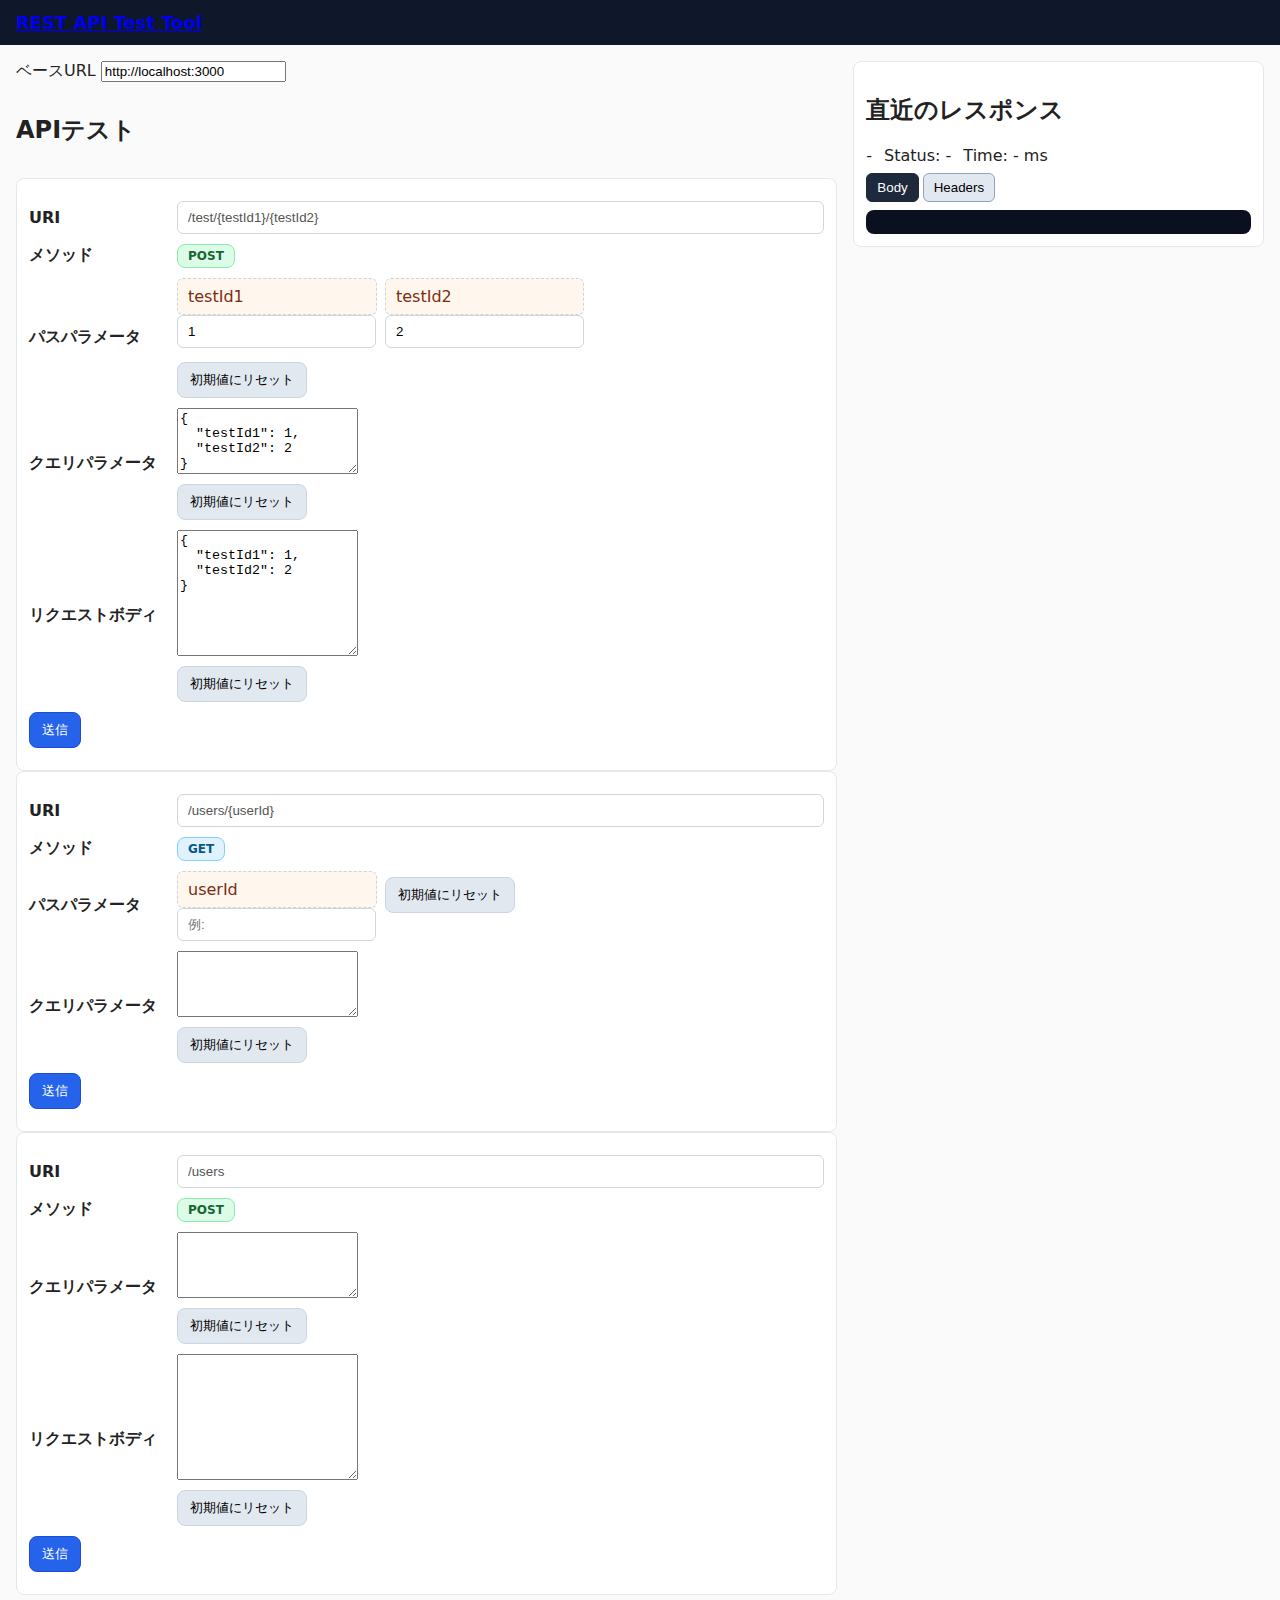
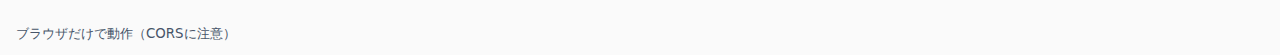
<file: index.html>
<!DOCTYPE html>
<html lang="ja">

<head>
  <meta charset="utf-8">
  <meta name="viewport" content="width=device-width, initial-scale=1">
  <title>REST API Test Tool</title>
  <link rel="stylesheet" href="style.css">
  <script src="lib/js-yml.min.js"></script>
  <script defer src="app.js"></script>
  <!-- 構造データとデフォルトテストデータの指定を確認すること -->
  <script src="ifdocument/ifdoc.js"></script>
  <script src="defaultsData/data.js"></script>
  <script>
    const openapiJson = jsyaml.load(getIfdoc());
	console.log(openapiJson);

    // YAMLファイルを取り込んでJSON化する場合
    // async function loadYamlAsJson(url) {
    //  const text = await (await fetch(url)).text();
    //  const data = jsyaml.load(text);            // 1ドキュメント想定
    //  return JSON.stringify(data, null, 2);      // JSON文字列に
    // }
  </script>
</head>

<body>
  <header class="app-header" id="top">
    <a href="_index.html">
      <h1>REST API Test Tool</h1>
    </a>
    <!-- <a href="#top">↑ top</a> -->
  </header>

  <main class="container">
    <section class="left-column">
      <div class="row">
        <label for="baseUrl">ベースURL</label>
        <!-- <input id="baseUrl" type="text" value="https://api.restful-api.dev" placeholder="https://api.restful-api.dev" /> -->
        <input id="baseUrl" type="text" value="http://localhost:3000" placeholder="http://localhost:3000" />
      </div>

      <div>
        <div class="blocks-header">
          <h2>APIテスト</h2>
        </div>
        <div id="blocks" class="blocks">
          <div id="api-container"></div>
        </div>
      </div>
    </section>

    <section class="response-view">
      <h2>直近のレスポンス</h2>
      <div class="response-meta">
        <span id="reqSummary">-</span>
        <span id="statusCode">Status: -</span>
        <span id="duration">Time: - ms</span>
      </div>
      <div class="tabs">
        <button data-tab="body" class="tab active">Body</button>
        <button data-tab="headers" class="tab">Headers</button>
      </div>
      <div class="tab-panels">
        <pre id="responseBody" class="panel active"></pre>
        <pre id="responseHeaders" class="panel"></pre>
      </div>
    </section>
  </main>

  <footer class="app-footer">
    <small>ブラウザだけで動作（CORSに注意）</small>
  </footer>

  <script>
    // ★ HTML生成関数
    function renderApiDocs(json) {
      const container = document.getElementById("api-container");

      for (const path in json.paths) {
        const methods = json.paths[path];
        for (const method in methods) {
          const data = methods[method];
          console.log("data", data)

          // APIブロック生成
          const block = document.createElement("div");
          block.className = "api-block";
          block.dataset.path = path;
          block.dataset.method = method.toUpperCase();

          // URI行
          block.innerHTML += `
        <div class="row"><label>URI</label><input type="text" value="${path}" disabled></div>
      `;

          // メソッド行
          block.innerHTML += `
        <div class="row"><label>メソッド</label>
          <span class="method-badge" data-method="${method.toUpperCase()}">${method.toUpperCase()}</span>
        </div>
      `;

          // パラメータ分類
          const pathParams = (data.parameters || []).filter(p => p.in === "path");
          const queryParams = (data.parameters || []).filter(p => p.in === "query");

          // パスパラメータ
          if (pathParams.length > 0) {
            let paramHtml = `<div class="row"><label>パスパラメータ</label><div class="path-table fixed" data-default-key="path ${data.summary}">`;
            pathParams.forEach(p => {
              paramHtml += `
            <div class="kv-row">
              <div class="kv-key" data-key="${p.name}">${p.name}</div>
              <input type="text" placeholder="例: ${p.schema.example || ''}" value="${p.schema.example || ''}">
            </div>
          `;
            });
            paramHtml += `<div class="actions"><button type="button" class="secondary path-reset">初期値にリセット</button></div>`;
            paramHtml += `</div></div>`;
            block.innerHTML += paramHtml;
          }

          // クエリパラメータ
          block.innerHTML += `
        <div class="row">
          <label>クエリパラメータ</label>
          <div class="body-json-wrap">
            <textarea class="query-json" rows="4" data-default-key="query ${data.summary}"></textarea>
            <div class="actions"><button type="button" class="secondary query-reset">初期値にリセット</button></div>
          </div>
        </div>
      `;

          // リクエストボディ
          if (data.requestBody) {
            block.innerHTML += `
          <div class="row">
            <label>リクエストボディ</label>
            <div class="body-json-wrap">
              <textarea class="body-json" rows="8" data-default-key="body ${data.summary}"></textarea>
              <div class="actions"><button type="button" class="secondary body-reset">初期値にリセット</button></div>
            </div>
          </div>
        `;
          }

          // 送信ボタン
          block.innerHTML += `
        <div class="row"><button class="primary send">送信</button></div>
      `;
          console.log(block)
          container.appendChild(block);
        }
      }
    }

    renderApiDocs(openapiJson);
    // 生成後、アプリ側の初期化を再トリガー
    document.dispatchEvent(new CustomEvent('restapitest:blocks:updated'));
  </script>
</body>


</html>
</file>
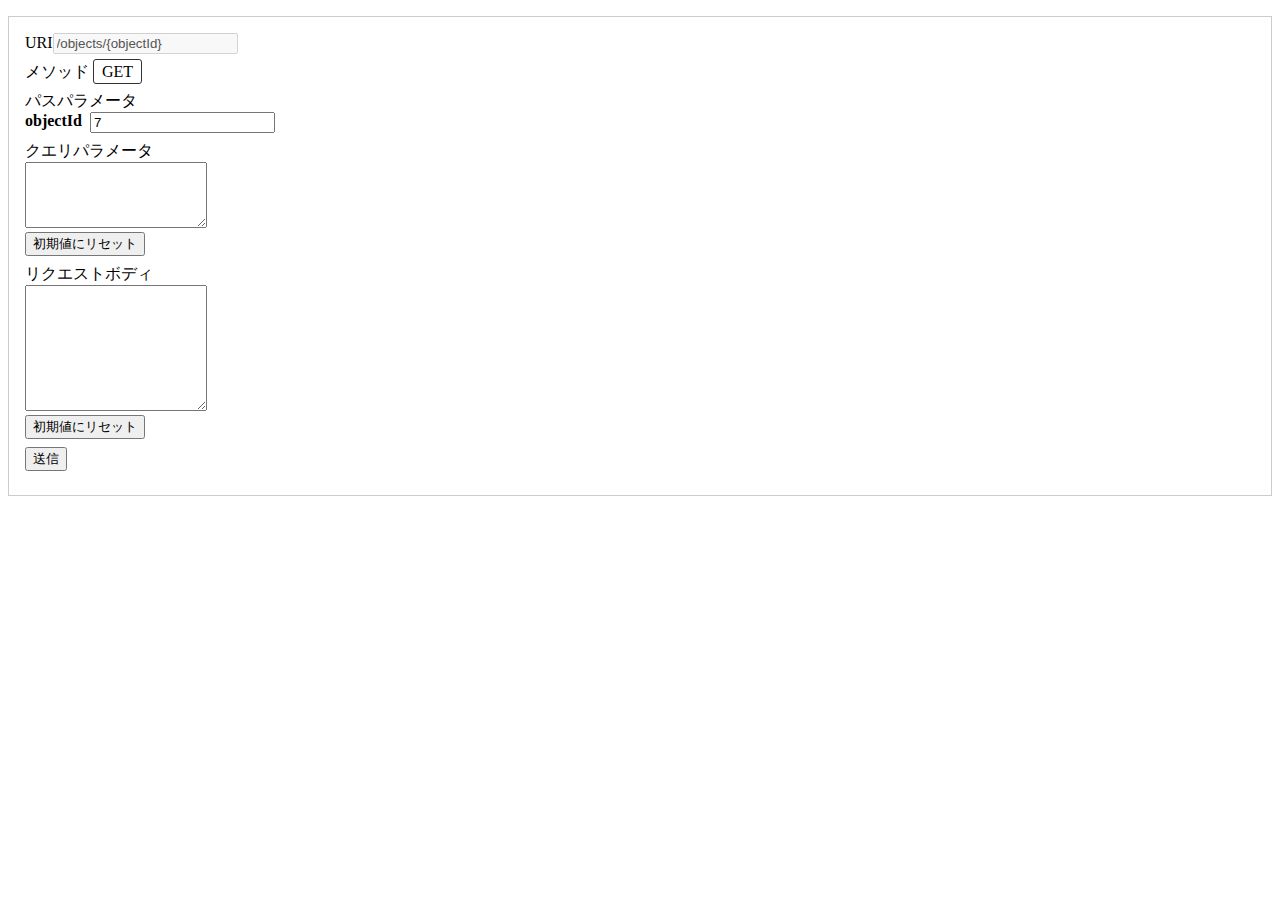
<file: test.html>
<!DOCTYPE html>
<html lang="ja">
<head>
<meta charset="UTF-8">
<title>OpenAPI to HTML</title>
<style>
  .api-block { border: 1px solid #ccc; margin: 1em 0; padding: 1em; }
  .row { margin-bottom: 0.5em; }
  .kv-row { display: flex; gap: 0.5em; }
  .kv-key { font-weight: bold; }
  .method-badge { padding: 0.2em 0.5em; border: 1px solid #333; border-radius: 3px; }
</style>
</head>
<body>
<div id="api-container"></div>

<script>
// ★ サンプル OpenAPI JSON
const openapiJson = {
  paths: {
    "/objects/{objectId}": {
      get: {
        summary: "Get object",
        parameters: [
          { name: "objectId", in: "path", required: true, schema: { type: "string", example: "7" } },
          { name: "filter", in: "query", schema: { type: "string", example: "active" } }
        ],
        requestBody: {
          content: {
            "application/json": {
              schema: { type: "object" }
            }
          }
        }
      }
    }
  }
};

// ★ HTML生成関数
function renderApiDocs(json) {
  const container = document.getElementById("api-container");

  for (const path in json.paths) {
    const methods = json.paths[path];
    for (const method in methods) {
      const data = methods[method];

      // APIブロック生成
      const block = document.createElement("div");
      block.className = "api-block";
      block.dataset.path = path;
      block.dataset.method = method.toUpperCase();

      // URI行
      block.innerHTML += `
        <div class="row"><label>URI</label><input type="text" value="${path}" disabled></div>
      `;

      // メソッド行
      block.innerHTML += `
        <div class="row"><label>メソッド</label>
          <span class="method-badge" data-method="${method.toUpperCase()}">${method.toUpperCase()}</span>
        </div>
      `;

      // パラメータ分類
      const pathParams = (data.parameters || []).filter(p => p.in === "path");
      const queryParams = (data.parameters || []).filter(p => p.in === "query");

      // パスパラメータ
      if (pathParams.length > 0) {
        let paramHtml = `<div class="row"><label>パスパラメータ</label><div class="path-table fixed">`;
        pathParams.forEach(p => {
          paramHtml += `
            <div class="kv-row">
              <div class="kv-key" data-key="${p.name}">${p.name}</div>
              <input type="text" placeholder="例: ${p.schema.example || ''}" value="${p.schema.example || ''}">
            </div>
          `;
        });
        paramHtml += `</div></div>`;
        block.innerHTML += paramHtml;
      }

      // クエリパラメータ
      block.innerHTML += `
        <div class="row">
          <label>クエリパラメータ</label>
          <div class="body-json-wrap">
            <textarea class="query-json" rows="4" data-default-key="QUERY ${method.toUpperCase()} ${path}"></textarea>
            <div class="actions"><button type="button" class="secondary query-reset">初期値にリセット</button></div>
          </div>
        </div>
      `;

      // リクエストボディ
      if (data.requestBody) {
        block.innerHTML += `
          <div class="row">
            <label>リクエストボディ</label>
            <div class="body-json-wrap">
              <textarea class="body-json" rows="8" data-default-key="${method.toUpperCase()} ${path}"></textarea>
              <div class="actions"><button type="button" class="secondary body-reset">初期値にリセット</button></div>
            </div>
          </div>
        `;
      }

      // 送信ボタン
      block.innerHTML += `
        <div class="row"><button class="primary send">送信</button></div>
      `;

      container.appendChild(block);
    }
  }
}

renderApiDocs(openapiJson);
</script>
</body>
</html>
</file>
<file: style.css>
*{box-sizing:border-box}
body{margin:0;font-family:system-ui,-apple-system,Segoe UI,Roboto,Helvetica,Arial,"Hiragino Kaku Gothic ProN","Noto Sans JP",sans-serif;color:#222;background:#fafafa}

.app-header{padding:12px 16px;background:#0f172a;color:#fff}
.app-header h1{margin:0;font-size:18px}

.container{max-width:1600px;margin:0 auto;padding:16px;display:grid;grid-template-columns:2fr 1fr;gap:16px}
.left-column{grid-column:1/2}
.response-view{grid-column:2/3;background:#fff;border:1px solid #e5e7eb;border-radius:8px;padding:12px;position:sticky;top:12px;align-self:start}

.blocks-header{display:flex;justify-content:space-between;align-items:center;margin:12px 0}
.blocks{display:flex;flex-direction:column;gap:12px}
.api-block{background:#fff;border:1px solid #e5e7eb;border-radius:8px;padding:12px}
.api-block .row{display:flex;gap:8px;align-items:center;margin:10px 0}
.api-block .row label{min-width:140px;font-weight:600}
.api-block input[type=text], .api-block select{flex:1;padding:8px 10px;border:1px solid #d1d5db;border-radius:6px;background:#fff}

.kv-table{display:grid;grid-template-columns:1fr 1fr auto;gap:8px}
.kv-table.fixed{grid-template-columns:200px 1fr}
.kv-key{padding:8px 10px;border:1px dashed #cbd5e1;border-radius:6px;background:#f8fafc;color:#334155}
.kv-table input{padding:8px 10px;border:1px solid #d1d5db;border-radius:6px}
.kv-table .remove{background:#fee2e2;color:#991b1b;border:1px solid #fecaca;border-radius:6px}
.actions{margin-top:6px}

/* パスパラメータ用 */
.path-table{display:grid;grid-template-columns:200px 1fr;gap:8px}
.path-table .kv-key{padding:8px 10px;border:1px dashed #cbd5e1;border-radius:6px;background:#fff7ed;color:#7c2d12}

/* メソッドバッジ */
.method-badge{display:inline-block;padding:4px 10px;border-radius:8px;font-weight:700;font-size:12px;border:1px solid transparent}
.method-badge[data-method="GET"]{background:#e0f2fe;color:#075985;border-color:#7dd3fc}
.method-badge[data-method="POST"]{background:#dcfce7;color:#166534;border-color:#86efac}
.method-badge[data-method="PUT"]{background:#fef3c7;color:#92400e;border-color:#fde68a}
.method-badge[data-method="PATCH"]{background:#ede9fe;color:#5b21b6;border-color:#c4b5fd}
.method-badge[data-method="DELETE"]{background:#fee2e2;color:#991b1b;border-color:#fecaca}
.method-badge[data-method="HEAD"]{background:#f1f5f9;color:#0f172a;border-color:#cbd5e1}
.method-badge[data-method="OPTIONS"]{background:#ffe4e6;color:#9f1239;border-color:#fecdd3}

button{cursor:pointer;border:1px solid #cbd5e1;border-radius:8px;padding:8px 12px;background:#f1f5f9}
button.primary{background:#2563eb;color:#fff;border-color:#1d4ed8}
button.secondary{background:#e2e8f0}
button.danger{background:#fee2e2;color:#991b1b;border-color:#fecaca}
button:disabled{opacity:.6;cursor:not-allowed}

pre{margin:0;white-space:pre-wrap;word-break:break-word;background:#0b1021;color:#e5e7eb;border-radius:8px;padding:12px;max-height:50vh;overflow:auto}

.response-meta{display:flex;gap:12px;flex-wrap:wrap;margin-bottom:8px}
.tabs{display:flex;gap:4px;margin-bottom:8px}
.tab{padding:6px 10px;border:1px solid #94a3b8;background:#e2e8f0;border-radius:6px}
.tab.active{background:#1e293b;color:#fff;border-color:#1e293b}
.panel{display:none}
.panel.active{display:block}

.app-footer{padding:12px 16px;color:#475569}

@media (max-width:900px){
	.container{grid-template-columns:1fr}
	.left-column{grid-column:1/2}
	.response-view{grid-column:1/2;position:static}
}
</file>
